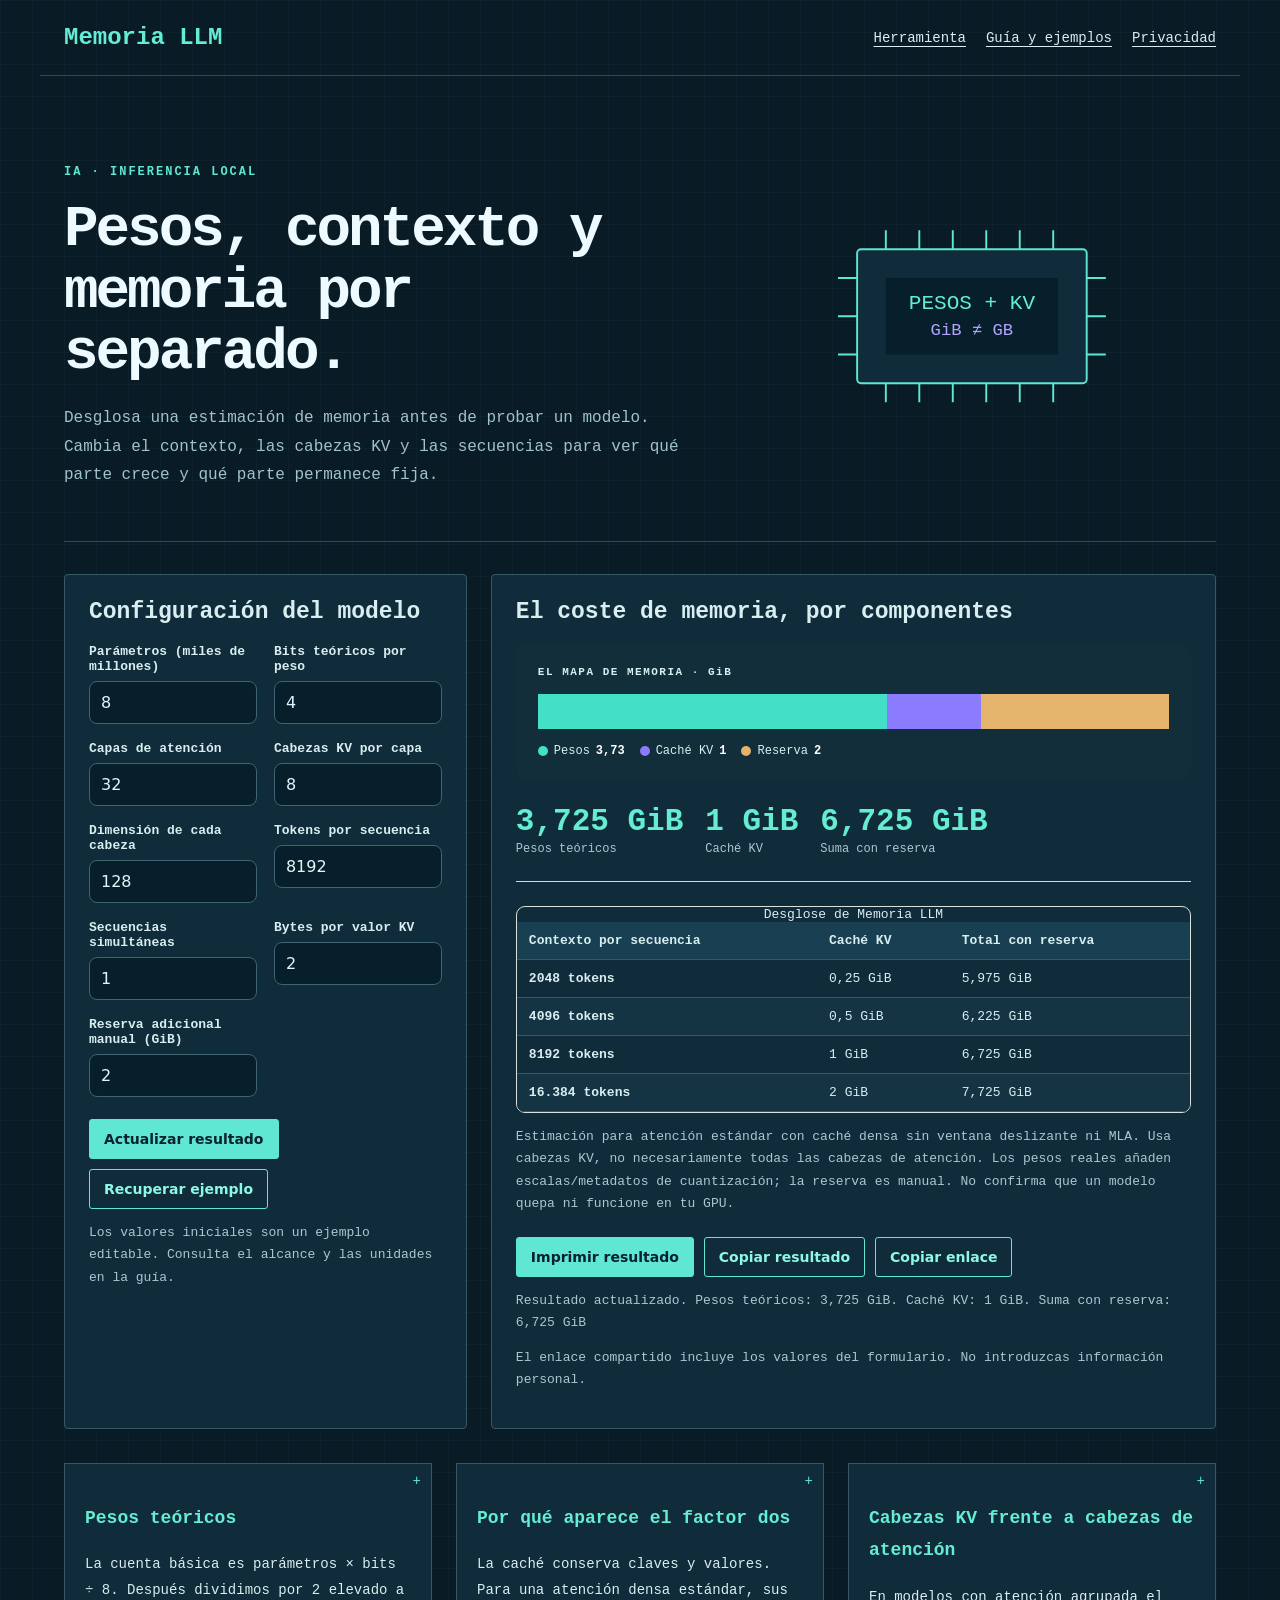
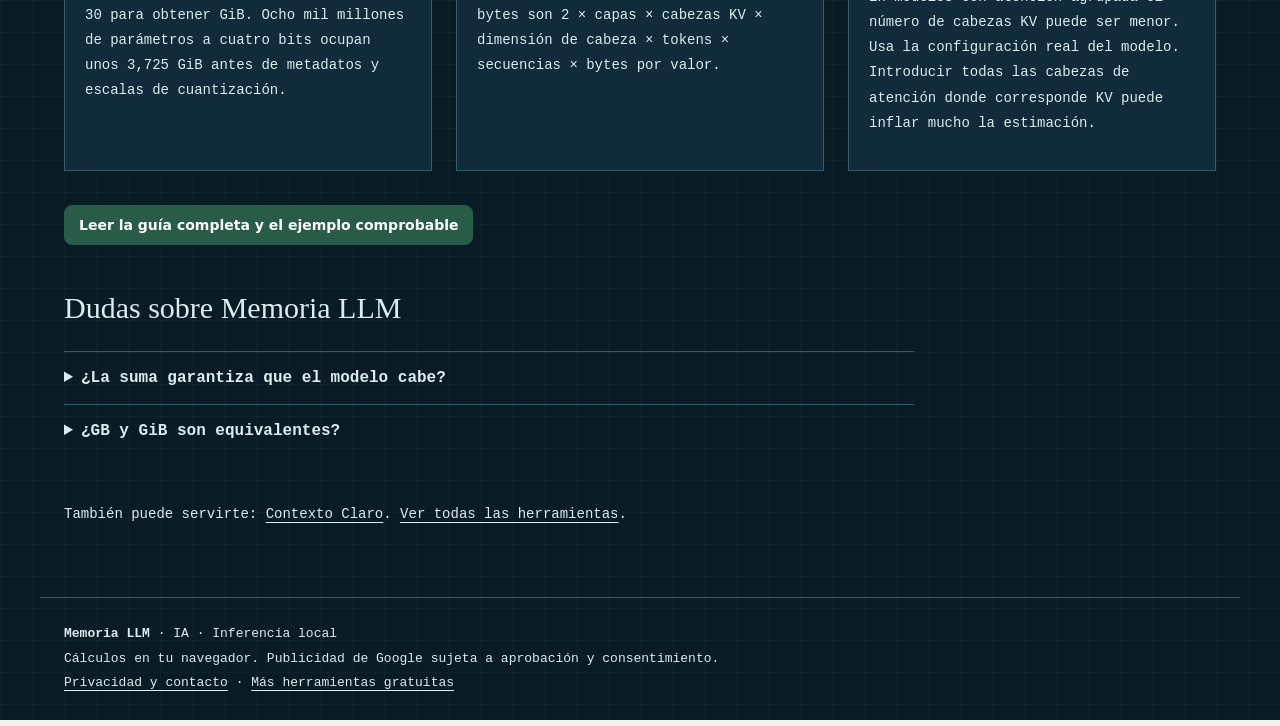
<file: index.html>
<!doctype html><html lang="es"><head><meta charset="utf-8"><meta name="viewport" content="width=device-width,initial-scale=1"><meta name="theme-color" content="#285c48"><title>Calculadora de memoria LLM: pesos y caché KV por contexto | Memoria LLM</title><meta name="description" content="Estima pesos teóricos y caché KV de un LLM con parámetros explícitos. Compara contextos y secuencias, distingue GiB y reserva manual, sin prometer compatibilidad."><link rel="canonical" href="https://ilga25.github.io/memoria-llm/"><link rel="icon" href="favicon.svg?v=20261021-identidad2" type="image/svg+xml"><link rel="stylesheet" href="style.css?v=20261021-identidad2"><style>:root{--accent:#285c48}</style><script async src="https://pagead2.googlesyndication.com/pagead/js/adsbygoogle.js?client=ca-pub-2632653491273997" crossorigin="anonymous"></script><script src="privacy-options.js?v=20261021-identidad2" defer></script><script src="math.js?v=20261021-identidad2" defer></script><script src="app.js?v=20261021-identidad2" defer></script><script id="tool-config" type="application/json">{"slug": "memoria-llm", "name": "Memoria LLM", "kind": "memory", "category": "IA · Inferencia local", "color": "#285c48", "title": "Calculadora de memoria LLM: pesos y caché KV por contexto", "description": "Estima pesos teóricos y caché KV de un LLM con parámetros explícitos. Compara contextos y secuencias, distingue GiB y reserva manual, sin prometer compatibilidad.", "hero": "Pesos, contexto y memoria por separado.", "intro": "Desglosa una estimación de memoria antes de probar un modelo. Cambia el contexto, las cabezas KV y las secuencias para ver qué parte crece y qué parte permanece fija.", "fields": [["params", "Parámetros (miles de millones)", 8, 0.001, 1000, 0.001], ["bits", "Bits teóricos por peso", 4, 1, 64, 0.5], ["layers", "Capas de atención", 32, 1, 512, 1], ["heads", "Cabezas KV por capa", 8, 1, 512, 1], ["headDim", "Dimensión de cada cabeza", 128, 1, 1024, 1], ["context", "Tokens por secuencia", 8192, 1, 10000000, 1], ["batch", "Secuencias simultáneas", 1, 1, 1024, 1], ["kvBytes", "Bytes por valor KV", 2, 0.5, 8, 0.5], ["overhead", "Reserva adicional manual (GiB)", 2, 0, 1000, 0.1]], "source": ["Hugging Face: funcionamiento de la caché", "https://huggingface.co/docs/transformers/cache_explanation"], "guide": [["Pesos teóricos", "La cuenta básica es parámetros × bits ÷ 8. Después dividimos por 2 elevado a 30 para obtener GiB. Ocho mil millones de parámetros a cuatro bits ocupan unos 3,725 GiB antes de metadatos y escalas de cuantización."], ["Por qué aparece el factor dos", "La caché conserva claves y valores. Para una atención densa estándar, sus bytes son 2 × capas × cabezas KV × dimensión de cabeza × tokens × secuencias × bytes por valor."], ["Cabezas KV frente a cabezas de atención", "En modelos con atención agrupada el número de cabezas KV puede ser menor. Usa la configuración real del modelo. Introducir todas las cabezas de atención donde corresponde KV puede inflar mucho la estimación."], ["Dónde deja de servir esta fórmula", "No modelamos ventanas deslizantes, capas híbridas, MLA, paginación, offloading o cachés compartidas. La documentación de tu motor y modelo tiene prioridad. La tabla compara geometría de memoria, no velocidad de generación."], ["La reserva no se descubre automáticamente", "La memoria adicional es una entrada manual para buffers, activaciones y otros costes. No conocemos tu GPU ni procesos abiertos. La suma no es una certificación de que un modelo quepa: el archivo real y el motor pueden necesitar más."], ["Ejemplo comprobable", "Con 32 capas, ocho cabezas KV, dimensión 128, contexto 8.192, una secuencia y valores de dos bytes, la caché densa es de 1 GiB. Duplicar el contexto o las secuencias la duplica."]]}</script><script type="application/ld+json">{"@context": "https://schema.org", "@type": "WebApplication", "name": "Memoria LLM", "url": "https://ilga25.github.io/memoria-llm/", "description": "Estima pesos teóricos y caché KV de un LLM con parámetros explícitos. Compara contextos y secuencias, distingue GiB y reserva manual, sin prometer compatibilidad.", "inLanguage": "es", "operatingSystem": "Any", "applicationCategory": "UtilitiesApplication", "offers": {"@type": "Offer", "price": "0", "priceCurrency": "EUR"}}</script><meta property="og:type" content="website"><meta property="og:locale" content="es_ES"><meta property="og:url" content="https://ilga25.github.io/memoria-llm/"><meta property="og:title" content="Calculadora de memoria LLM: pesos y caché KV por contexto | Memoria LLM"><meta name="twitter:card" content="summary"><meta property="og:description" content="Estima pesos teóricos y caché KV de un LLM con parámetros explícitos. Compara contextos y secuencias, distingue GiB y reserva manual, sin prometer compatibilidad."></head><body class="theme-memory"><a href="#main" class="skip">Saltar al contenido</a><header><a href="./">Memoria LLM</a><nav aria-label="Principal"><a href="./">Herramienta</a><a href="guia.html">Guía y ejemplos</a><a href="privacidad.html">Privacidad</a></nav></header><main id="main"><section class="hero"><div class="hero-copy"><p class="eyebrow">IA · Inferencia local</p><h1>Pesos, contexto y memoria por separado.</h1><p class="intro">Desglosa una estimación de memoria antes de probar un modelo. Cambia el contexto, las cabezas KV y las secuencias para ver qué parte crece y qué parte permanece fija.</p></div><div class="brand-art" aria-hidden="true"><svg viewBox="0 0 400 230"><g stroke="#5fe7d3" fill="#102b39" stroke-width="2"><rect x="80" y="40" width="240" height="140" rx="4"/><path d="M110 20v20m35-20v20m35-20v20m35-20v20m35-20v20m35-20v20M110 180v20m35-20v20m35-20v20m35-20v20m35-20v20m35-20v20M60 70h20m-20 40h20m-20 40h20M320 70h20m-20 40h20m-20 40h20"/></g><rect x="110" y="70" width="180" height="80" fill="#071f2b"/><text x="200" y="102" fill="#64ecd5" text-anchor="middle" font-size="22" font-family="monospace">PESOS + KV</text><text x="200" y="130" fill="#b2a4ff" text-anchor="middle" font-size="18" font-family="monospace">GiB ≠ GB</text></svg></div></section><div class="workspace"><section class="panel inputs"><h2>Configuración del modelo</h2><form id="form"><div class="fields"><label class="field">Parámetros (miles de millones)<input id="params" type="number" min="0.001" max="1000" step="0.001" value="8" required></label><label class="field">Bits teóricos por peso<input id="bits" type="number" min="1" max="64" step="0.5" value="4" required></label><label class="field">Capas de atención<input id="layers" type="number" min="1" max="512" step="1" value="32" required></label><label class="field">Cabezas KV por capa<input id="heads" type="number" min="1" max="512" step="1" value="8" required></label><label class="field">Dimensión de cada cabeza<input id="headDim" type="number" min="1" max="1024" step="1" value="128" required></label><label class="field">Tokens por secuencia<input id="context" type="number" min="1" max="10000000" step="1" value="8192" required></label><label class="field">Secuencias simultáneas<input id="batch" type="number" min="1" max="1024" step="1" value="1" required></label><label class="field">Bytes por valor KV<input id="kvBytes" type="number" min="0.5" max="8" step="0.5" value="2" required></label><label class="field">Reserva adicional manual (GiB)<input id="overhead" type="number" min="0" max="1000" step="0.1" value="2" required></label></div><div class="actions"><button type="submit">Actualizar resultado</button><button id="reset" class="secondary" type="button">Recuperar ejemplo</button></div></form><p class="small">Los valores iniciales son un ejemplo editable. Consulta el alcance y las unidades en la guía.</p></section><section class="panel output"><h2>El coste de memoria, por componentes</h2><noscript>Activa JavaScript para utilizar la herramienta. La guía se puede consultar sin JavaScript.</noscript><p id="error" role="alert" hidden></p><div id="result"><div id="feature-viz"></div><div id="metrics" class="metrics"></div><div class="table-wrap"><table><caption>Desglose de Memoria LLM</caption><thead><tr id="head-row"></tr></thead><tbody id="body-rows"></tbody></table></div><p id="note" class="small"></p></div><div class="actions"><button id="print" type="button">Imprimir resultado</button><button id="copy" type="button" class="secondary">Copiar resultado</button><button id="share" type="button" class="secondary">Copiar enlace</button></div><p id="feedback" role="status" class="small"></p><textarea id="copy-field" aria-label="Contenido para copiar" readonly hidden></textarea><p id="status" role="status" class="small"></p><p class="small share-note">El enlace compartido incluye los valores del formulario. No introduzcas información personal.</p></section></div><section class="cards"><article><h3>Pesos teóricos</h3><p>La cuenta básica es parámetros × bits ÷ 8. Después dividimos por 2 elevado a 30 para obtener GiB. Ocho mil millones de parámetros a cuatro bits ocupan unos 3,725 GiB antes de metadatos y escalas de cuantización.</p></article><article><h3>Por qué aparece el factor dos</h3><p>La caché conserva claves y valores. Para una atención densa estándar, sus bytes son 2 × capas × cabezas KV × dimensión de cabeza × tokens × secuencias × bytes por valor.</p></article><article><h3>Cabezas KV frente a cabezas de atención</h3><p>En modelos con atención agrupada el número de cabezas KV puede ser menor. Usa la configuración real del modelo. Introducir todas las cabezas de atención donde corresponde KV puede inflar mucho la estimación.</p></article></section><p class="guide-link"><a class="button" href="guia.html">Leer la guía completa y el ejemplo comprobable</a></p><!-- EXTRA IDENTIDAD --><section class="faq-custom"><h2>Dudas sobre Memoria LLM</h2><details><summary>¿La suma garantiza que el modelo cabe?</summary><p>No. Los pesos teóricos omiten escalas y otros metadatos, y la memoria del motor depende de su implementación.</p></details><details><summary>¿GB y GiB son equivalentes?</summary><p>No. Un GiB son 1.073.741.824 bytes. Un GB decimal son 1.000.000.000 bytes. Esta calculadora muestra GiB.</p></details></section><p class="related-tool">También puede servirte: <a href="https://ilga25.github.io/contexto-claro/">Contexto Claro</a>. <a href="https://ilga25.github.io/herramientas.html">Ver todas las herramientas</a>.</p><!-- FIN EXTRA IDENTIDAD --></main><footer><strong>Memoria LLM</strong> · IA · Inferencia local<br>Cálculos en tu navegador. Publicidad de Google sujeta a aprobación y consentimiento.<br><a href="privacidad.html">Privacidad y contacto</a> · <a href="https://ilga25.github.io/herramientas.html">Más herramientas gratuitas</a><div><button type="button" id="privacy-options" class="secondary" hidden>Opciones de privacidad</button></div></footer></body></html>
</file>
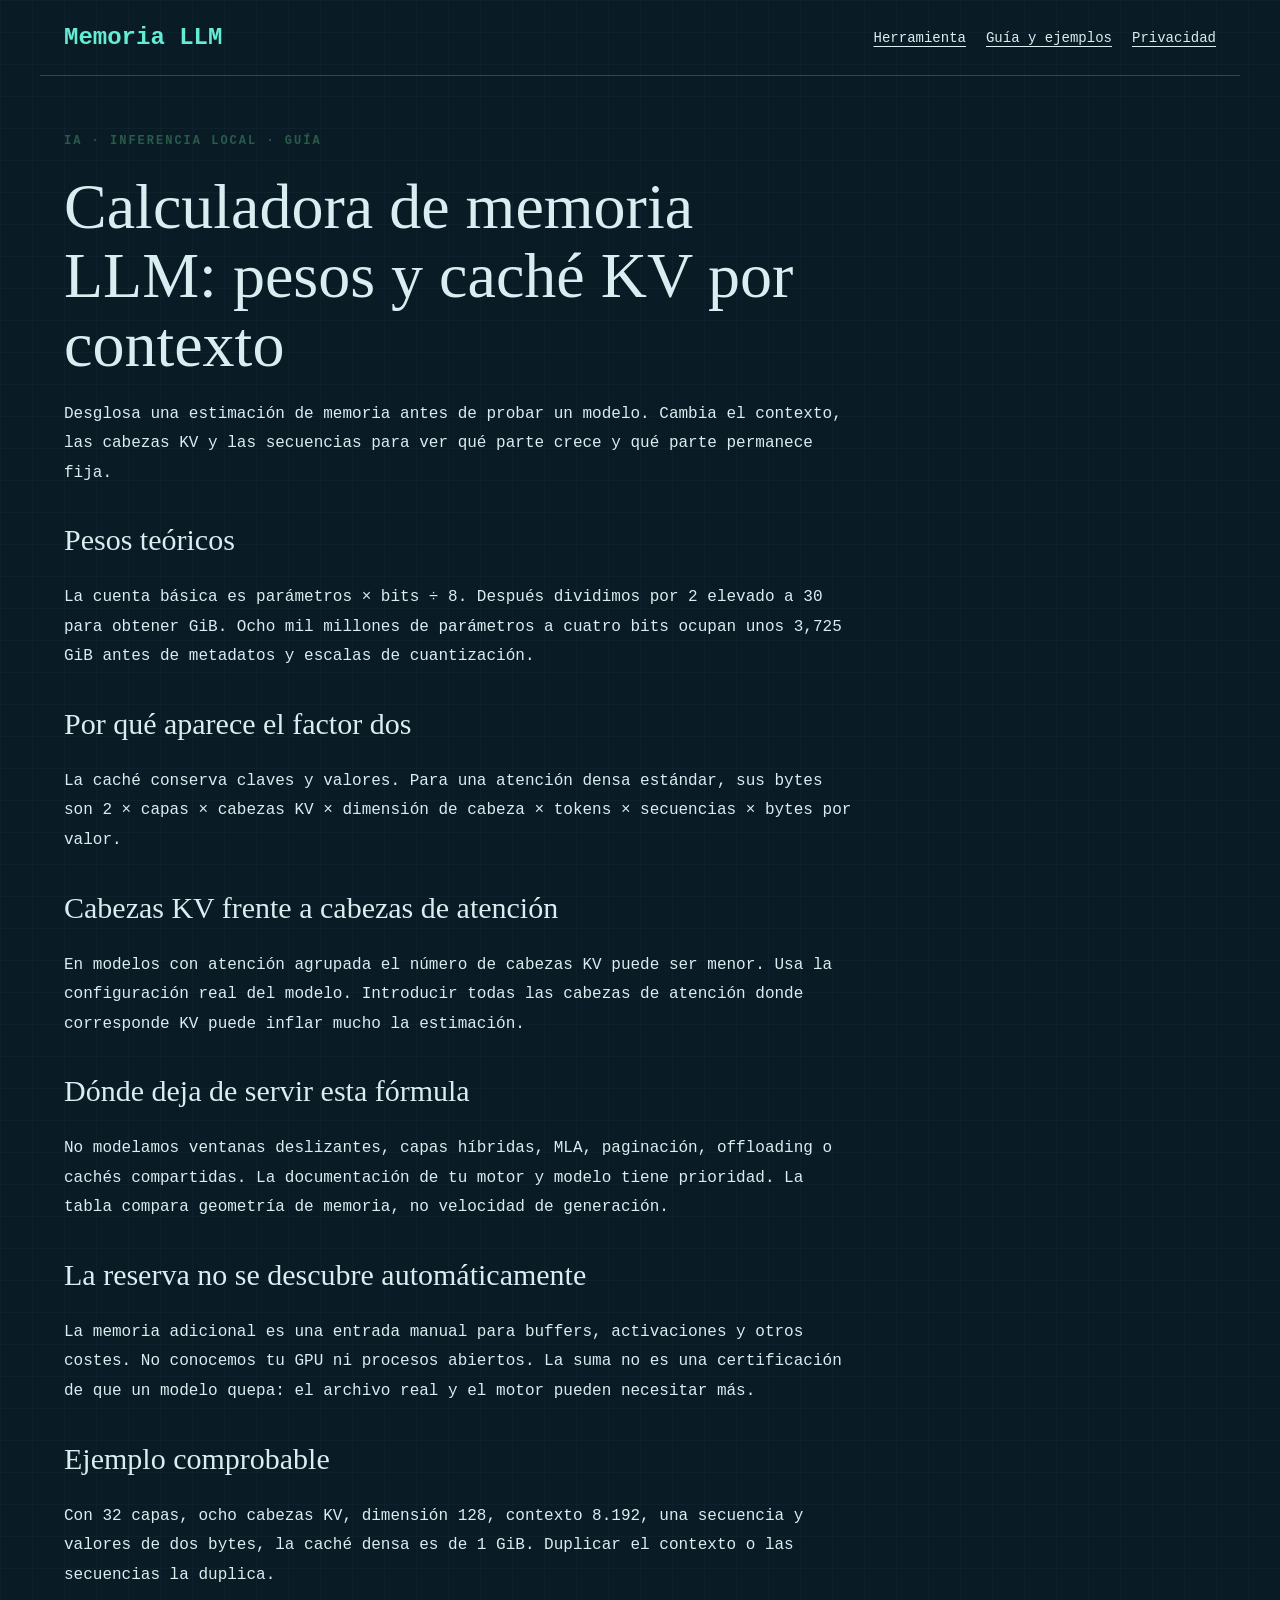
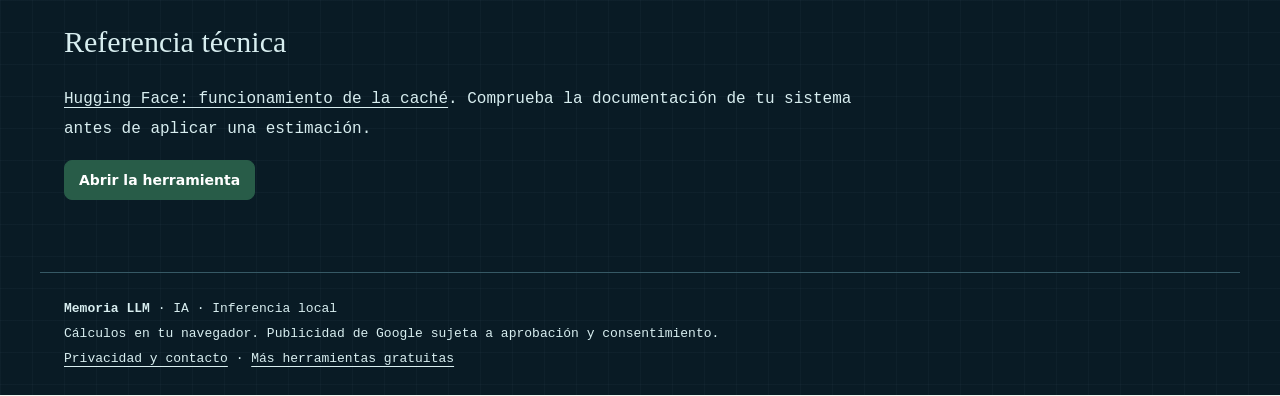
<file: guia.html>
<!doctype html><html lang="es"><head><meta charset="utf-8"><meta name="viewport" content="width=device-width,initial-scale=1"><meta name="theme-color" content="#285c48"><title>Guía y ejemplo de Memoria LLM | Memoria LLM</title><meta name="description" content="Método, unidades, ejemplo resuelto y límites de Memoria LLM."><link rel="canonical" href="https://ilga25.github.io/memoria-llm/guia.html"><link rel="icon" href="favicon.svg?v=20261021-identidad2" type="image/svg+xml"><link rel="stylesheet" href="style.css?v=20261021-identidad2"><style>:root{--accent:#285c48}</style><script async src="https://pagead2.googlesyndication.com/pagead/js/adsbygoogle.js?client=ca-pub-2632653491273997" crossorigin="anonymous"></script><script src="privacy-options.js?v=20261021-identidad2" defer></script><meta property="og:type" content="website"><meta property="og:locale" content="es_ES"><meta property="og:url" content="https://ilga25.github.io/memoria-llm/guia.html"><meta property="og:title" content="Guía y ejemplo de Memoria LLM | Memoria LLM"><meta name="twitter:card" content="summary"><meta property="og:description" content="Método, unidades, ejemplo resuelto y límites de Memoria LLM."></head><body class="theme-memory"><a href="#main" class="skip">Saltar al contenido</a><header><a href="./">Memoria LLM</a><nav aria-label="Principal"><a href="./">Herramienta</a><a href="guia.html">Guía y ejemplos</a><a href="privacidad.html">Privacidad</a></nav></header><main id="main"><article class="reading"><p class="eyebrow">IA · Inferencia local · Guía</p><h1>Calculadora de memoria LLM: pesos y caché KV por contexto</h1><p>Desglosa una estimación de memoria antes de probar un modelo. Cambia el contexto, las cabezas KV y las secuencias para ver qué parte crece y qué parte permanece fija.</p><h2>Pesos teóricos</h2><p>La cuenta básica es parámetros × bits ÷ 8. Después dividimos por 2 elevado a 30 para obtener GiB. Ocho mil millones de parámetros a cuatro bits ocupan unos 3,725 GiB antes de metadatos y escalas de cuantización.</p><h2>Por qué aparece el factor dos</h2><p>La caché conserva claves y valores. Para una atención densa estándar, sus bytes son 2 × capas × cabezas KV × dimensión de cabeza × tokens × secuencias × bytes por valor.</p><h2>Cabezas KV frente a cabezas de atención</h2><p>En modelos con atención agrupada el número de cabezas KV puede ser menor. Usa la configuración real del modelo. Introducir todas las cabezas de atención donde corresponde KV puede inflar mucho la estimación.</p><h2>Dónde deja de servir esta fórmula</h2><p>No modelamos ventanas deslizantes, capas híbridas, MLA, paginación, offloading o cachés compartidas. La documentación de tu motor y modelo tiene prioridad. La tabla compara geometría de memoria, no velocidad de generación.</p><h2>La reserva no se descubre automáticamente</h2><p>La memoria adicional es una entrada manual para buffers, activaciones y otros costes. No conocemos tu GPU ni procesos abiertos. La suma no es una certificación de que un modelo quepa: el archivo real y el motor pueden necesitar más.</p><h2>Ejemplo comprobable</h2><p>Con 32 capas, ocho cabezas KV, dimensión 128, contexto 8.192, una secuencia y valores de dos bytes, la caché densa es de 1 GiB. Duplicar el contexto o las secuencias la duplica.</p><h2>Referencia técnica</h2><p><a href="https://huggingface.co/docs/transformers/cache_explanation">Hugging Face: funcionamiento de la caché</a>. Comprueba la documentación de tu sistema antes de aplicar una estimación.</p><p><a class="button" href="./">Abrir la herramienta</a></p></article></main><footer><strong>Memoria LLM</strong> · IA · Inferencia local<br>Cálculos en tu navegador. Publicidad de Google sujeta a aprobación y consentimiento.<br><a href="privacidad.html">Privacidad y contacto</a> · <a href="https://ilga25.github.io/herramientas.html">Más herramientas gratuitas</a><div><button type="button" id="privacy-options" class="secondary" hidden>Opciones de privacidad</button></div></footer></body></html>
</file>
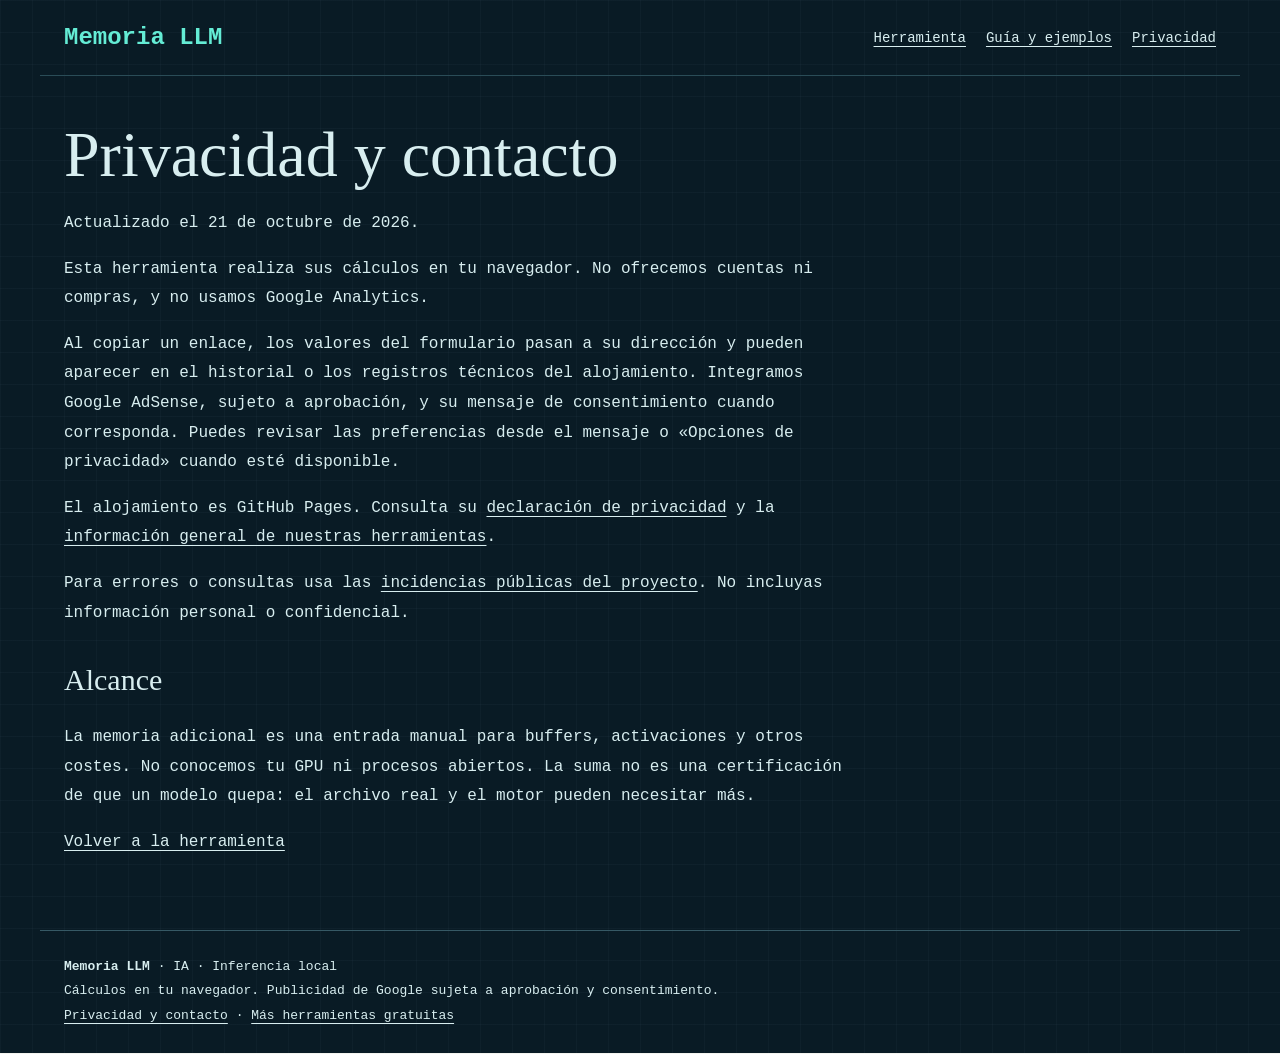
<file: privacidad.html>
<!doctype html><html lang="es"><head><meta charset="utf-8"><meta name="viewport" content="width=device-width,initial-scale=1"><meta name="theme-color" content="#285c48"><title>Privacidad y contacto | Memoria LLM</title><meta name="description" content="Privacidad, alojamiento y contacto de Memoria LLM."><link rel="canonical" href="https://ilga25.github.io/memoria-llm/privacidad.html"><link rel="icon" href="favicon.svg?v=20261021-identidad2" type="image/svg+xml"><link rel="stylesheet" href="style.css?v=20261021-identidad2"><style>:root{--accent:#285c48}</style><meta property="og:type" content="website"><meta property="og:locale" content="es_ES"><meta property="og:url" content="https://ilga25.github.io/memoria-llm/privacidad.html"><meta property="og:title" content="Privacidad y contacto | Memoria LLM"><meta name="twitter:card" content="summary"><meta property="og:description" content="Privacidad, alojamiento y contacto de Memoria LLM."></head><body class="theme-memory"><a href="#main" class="skip">Saltar al contenido</a><header><a href="./">Memoria LLM</a><nav aria-label="Principal"><a href="./">Herramienta</a><a href="guia.html">Guía y ejemplos</a><a href="privacidad.html">Privacidad</a></nav></header><main id="main"><article class="reading"><h1>Privacidad y contacto</h1><p>Actualizado el 21 de octubre de 2026.</p><p>Esta herramienta realiza sus cálculos en tu navegador. No ofrecemos cuentas ni compras, y no usamos Google Analytics.</p><p>Al copiar un enlace, los valores del formulario pasan a su dirección y pueden aparecer en el historial o los registros técnicos del alojamiento. Integramos Google AdSense, sujeto a aprobación, y su mensaje de consentimiento cuando corresponda. Puedes revisar las preferencias desde el mensaje o «Opciones de privacidad» cuando esté disponible.</p><p>El alojamiento es GitHub Pages. Consulta su <a href="https://docs.github.com/site-policy/privacy-policies/github-general-privacy-statement">declaración de privacidad</a> y la <a href="https://ilga25.github.io/privacidad-herramientas.html">información general de nuestras herramientas</a>.</p><p>Para errores o consultas usa las <a href="https://github.com/ilga25/memoria-llm/issues">incidencias públicas del proyecto</a>. No incluyas información personal o confidencial.</p><h2>Alcance</h2><p>La memoria adicional es una entrada manual para buffers, activaciones y otros costes. No conocemos tu GPU ni procesos abiertos. La suma no es una certificación de que un modelo quepa: el archivo real y el motor pueden necesitar más.</p><p><a href="./">Volver a la herramienta</a></p></article></main><footer><strong>Memoria LLM</strong> · IA · Inferencia local<br>Cálculos en tu navegador. Publicidad de Google sujeta a aprobación y consentimiento.<br><a href="privacidad.html">Privacidad y contacto</a> · <a href="https://ilga25.github.io/herramientas.html">Más herramientas gratuitas</a></footer></body></html>
</file>
<file: style.css>
:root{font-family:system-ui,sans-serif;color:#253338;background:#f3f4ef;font-synthesis:none;--accent:#155e63}*{box-sizing:border-box}body{margin:0}a{color:inherit;text-underline-offset:4px}header,main,footer{max-width:1200px;margin:auto;padding:24px}header{display:flex;justify-content:space-between;align-items:center;gap:20px;border-bottom:1px solid #d5dcd7}header>a{font:700 24px Georgia,serif;text-decoration:none}nav{display:flex;flex-wrap:wrap;gap:20px;font-size:14px}.eyebrow{text-transform:uppercase;letter-spacing:2px;font-size:12px;color:var(--accent);font-weight:750;margin-top:30px}h1{font:clamp(40px,5vw,65px)/1.08 Georgia,serif;font-weight:400;max-width:900px;margin:20px 0}h2{font:30px/1.2 Georgia,serif}h3{font-size:18px}.intro{max-width:760px;line-height:1.8;color:#526265}.hero{position:relative;padding-right:70px}.badge{position:absolute;right:10px;top:15px;width:50px;height:50px;border:2px solid var(--accent);color:var(--accent);border-radius:50%;display:grid;place-items:center;font:24px Georgia,serif}.workspace{display:grid;grid-template-columns:minmax(300px,.75fr) minmax(430px,1.35fr);gap:24px;margin:32px 0}.panel{min-width:0;background:#fffefa;border:1px solid #d1dbd4;border-radius:16px;padding:24px}.panel h2{margin-top:0}.fields{display:grid;grid-template-columns:1fr 1fr;gap:17px}.field{font-size:13px;font-weight:650;display:block}.field input,.field select,.field textarea{display:block;width:100%;min-width:0;margin:7px 0 0;border:1px solid #9eaea5;border-radius:8px;background:white;font:16px system-ui;color:#253338;padding:11px}.field textarea{min-height:240px;resize:vertical;font:14px/1.6 ui-monospace,monospace}.text-field{grid-column:1/-1}input:focus,textarea:focus,button:focus-visible{outline:3px solid color-mix(in srgb,var(--accent) 35%,white);outline-offset:2px}.actions{display:flex;gap:10px;flex-wrap:wrap;margin-top:22px}button,.button{border:1px solid var(--accent);border-radius:8px;background:var(--accent);color:white;padding:11px 14px;font:600 14px system-ui;cursor:pointer;text-decoration:none;display:inline-block}button.secondary{background:transparent;color:var(--accent)}button:disabled{opacity:.45;cursor:default}.small{font-size:13px;line-height:1.7;color:#526265}.metrics{display:flex;flex-wrap:wrap;gap:22px;padding:0 0 24px;border-bottom:1px solid #d1dbd4;margin-bottom:24px}.metrics div{max-width:100%}.metrics strong{display:block;font:30px Georgia,serif;overflow-wrap:anywhere}.metrics span{font-size:12px;color:#526265}.table-wrap{overflow:auto;max-height:680px;border:1px solid #dae0da;border-radius:9px}table{border-collapse:collapse;width:100%;font-size:13px}th,td{border-bottom:1px solid #e0e6e0;padding:11px 12px;text-align:left;vertical-align:top}thead{background:#eef1e9;position:sticky;top:0}tbody th{font-weight:600}tbody tr:nth-child(even){background:#f8f9f4}td{white-space:pre-wrap;overflow-wrap:anywhere;max-width:500px}#error{background:#fbece3;color:#833e20;border-left:4px solid #af5b32;padding:18px;line-height:1.6}#copy-field{width:100%;min-height:100px;font:13px monospace}.reading{max-width:790px;line-height:1.85}.reading h2{margin-top:34px}.cards{display:grid;grid-template-columns:repeat(3,1fr);gap:24px;margin:34px 0}.cards article{border-top:2px solid var(--accent);padding-top:10px;font-size:14px;line-height:1.8}footer{border-top:1px solid #d5dcd7;margin-top:32px;font-size:13px;line-height:1.9}.skip{position:absolute;top:-100px}.skip:focus{top:10px;background:white;padding:14px;z-index:10}[hidden]{display:none!important}.prompt-tool .workspace{grid-template-columns:1fr}.prompt-tool .fields{grid-template-columns:1fr 1fr}.prompt-tool .text-field{grid-column:auto}.prompt-tool .table-wrap td:last-child{min-width:280px;max-width:750px;font-family:ui-monospace,monospace}.prompt-tool .table-wrap{max-height:800px}@media(max-width:850px){.workspace{grid-template-columns:1fr}.cards{grid-template-columns:1fr}.prompt-tool .fields{grid-template-columns:1fr}.hero{padding-right:0}.badge{display:none}header{align-items:flex-start;flex-direction:column}h1{font-size:43px}}@media(max-width:420px){header,main,footer{padding:18px}.panel{padding:17px}.fields{grid-template-columns:1fr}nav{gap:14px}}@media print{body{background:white}header,footer,.hero,.inputs,.actions,.small.share-note,.cards,#feedback,#copy-field,.guide-link{display:none}.workspace{display:block}.panel{border:0;padding:0}.table-wrap{max-height:none;overflow:visible;border:0}thead{position:static}tr{break-inside:avoid}table{font-size:10px}main{padding:0}.metrics strong{font-size:24px}}




/* IDENTIDAD PROPIA 2026-10-21 */

.hero-copy{min-width:0}.brand-art{min-width:0;align-self:center}.brand-art svg{display:block;width:100%;height:220px}.feature-strip{display:flex;flex-wrap:wrap;gap:12px;padding:20px 0;margin:16px 0 26px;border-block:1px solid currentColor}.feature-strip span{font-size:12px;font-weight:700;letter-spacing:.8px}.feature-strip a{color:inherit}#feature-viz{margin:0 0 24px;padding:22px;background:color-mix(in srgb,var(--accent) 7%,transparent);border-radius:12px}.viz-title{font-size:11px;font-weight:800;letter-spacing:1.5px;margin:0 0 16px}.viz-caption{font-size:12px;line-height:1.7}.stack{display:flex;height:35px;overflow:hidden;border:1px solid currentColor;border-radius:6px}.stack i{display:block;min-width:0}.viz-key{display:flex;gap:15px;flex-wrap:wrap;margin-top:15px;font-size:12px}.viz-key span{display:flex;align-items:center;gap:6px}.viz-key i{width:10px;height:10px;border-radius:50%}.round-path{display:flex;flex-wrap:wrap;gap:10px}.round-path span{display:flex;flex-direction:column;padding:14px;border:1px solid currentColor;font-size:12px}.round-path b{font-size:23px}.pool-lanes{display:grid;grid-template-columns:repeat(4,1fr);gap:5px;background:#1f9fb3;padding:12px;border:4px solid #91dce4}.pool-lanes span{display:flex;justify-content:space-between;padding:9px 5px;border-bottom:2px dashed #d8f4f1;font-size:12px;color:white;gap:6px}.pool-lanes em{font-style:normal}.minute-bars{display:grid;gap:8px}.minute-bars>div,.chance-bars>div{display:grid;grid-template-columns:35px 1fr 55px;align-items:center;gap:9px;font-size:12px}.minute-bars i,.chance-bars i{height:15px;background:linear-gradient(to right,var(--accent) var(--fill),#8a9a9c20 var(--fill));border-radius:3px}.chance-bars{display:grid;gap:12px}.chance-bars>div{grid-template-columns:28px 1fr 75px}.editor-legend{display:flex;gap:18px;font:12px ui-monospace,monospace;flex-wrap:wrap}.faq-custom{margin:45px 0;max-width:850px}.faq-custom details{padding:17px 0;border-top:1px solid currentColor}.faq-custom summary{font-weight:700;cursor:pointer}.faq-custom p{font-size:14px;line-height:1.8}.related-tool{font-size:14px;line-height:1.8;margin-top:25px}#feature-viz svg{width:100%;max-height:340px;display:block}header a,button{transition:transform .16s ease,background .16s ease}button:hover{transform:translateY(-1px)}@media(prefers-reduced-motion:reduce){*{transition:none!important;scroll-behavior:auto!important}}@media(max-width:800px){.hero{grid-template-columns:1fr!important;padding:24px!important}.brand-art svg{height:150px}.fields{grid-template-columns:1fr 1fr!important}.workspace{grid-template-columns:1fr!important}.inputs,.output{order:initial!important}.metrics{gap:18px}.hero h1{font-size:40px!important;letter-spacing:-1px!important}.pool-lanes{grid-template-columns:repeat(2,1fr)}.feature-strip{gap:10px}header{position:static!important}}@media(max-width:430px){.fields{grid-template-columns:1fr!important}.hero h1{font-size:35px!important}.hero{padding:20px!important}.panel{padding:18px!important}nav{gap:12px!important}}@media print{.brand-art,.feature-strip,.faq-custom,.related-tool{display:none!important}#feature-viz{break-inside:avoid;color:black!important;background:white!important}.stack{height:18px}body,.panel,.output,.inputs{background:white!important;color:black!important}.small,.viz-caption,.viz-title{color:black!important}}

@media(max-width:800px){.cards{grid-template-columns:1fr!important}.cards article{min-width:0;overflow-wrap:anywhere}.reading{max-width:100%}nav{flex-wrap:wrap!important}}

body{background:#091b25;color:#d8eef0;font-family:ui-monospace,monospace;background-image:linear-gradient(#a6d9e808 1px,transparent 1px),linear-gradient(90deg,#a6d9e808 1px,transparent 1px);background-size:32px 32px}header{border-color:#2a4c57}header>a{font:700 24px ui-monospace,monospace;color:#64ecd5}.hero{display:grid;grid-template-columns:1.3fr 1fr;gap:30px;padding:35px 0;border-bottom:1px solid #2a4c57}.hero h1{font:700 clamp(38px,4.5vw,60px)/1.07 ui-monospace,monospace;letter-spacing:-3px;color:#edfaff}.hero .eyebrow{color:#5fe7d3}.hero .intro{color:#a1c3cd}.panel{background:#102b39;border:1px solid #365965;border-radius:4px}.small,.metrics span{color:#abc8d2}.panel h2{font:600 23px ui-monospace,monospace}.metrics strong{font:700 31px ui-monospace,monospace;color:#64ecd5}.fields input{background:#071f2b;color:#e1f4f7;border-color:#3e6471}.table-wrap thead{background:#194052}.table-wrap tbody tr:nth-child(even){background:#153443}th,td{border-color:#365965}button{--accent:#5fe7d3;color:#08212d;border-radius:3px}.secondary{color:#8cf8e8!important}.cards article{border:1px solid #365965;padding:20px;background:#102b39;position:relative}.cards article:before{content:'+';position:absolute;right:10px;top:5px;color:#5fe7d3}.cards h3{color:#64ecd5}.faq-custom details,footer{border-color:#365965}.stack{border:0;border-radius:0}.viz-key b{color:white}.feature-strip{border-color:#365965}
@media print{thead,tbody tr:nth-child(even),th,td{background:white!important;color:black!important}.atelier-note,.workshop-strip,.gallery-note,.blueprint-note,#feature-viz{display:none!important}}
</file>
